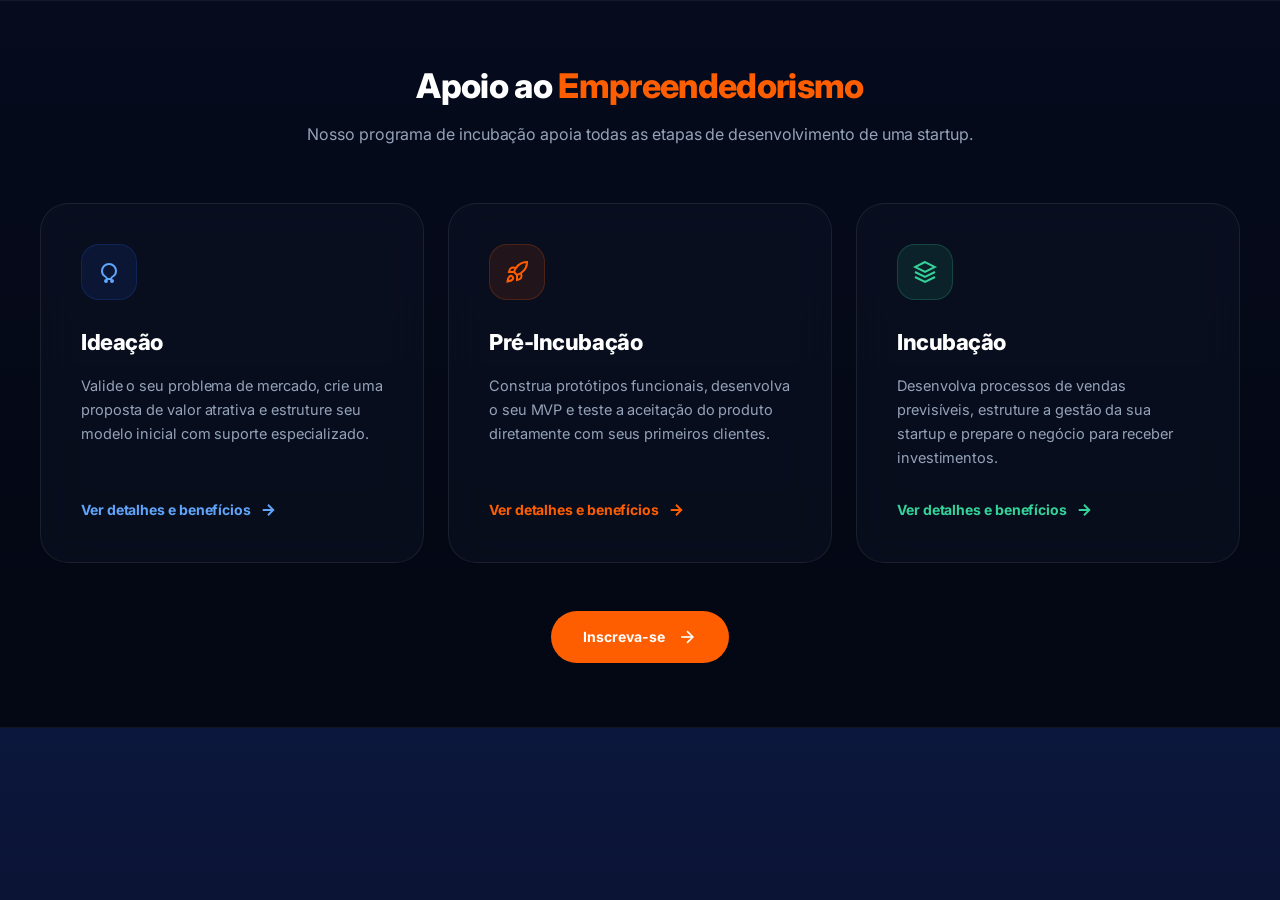
<file: index.html>
<!DOCTYPE html>
<html lang="pt-BR">
<head>
    <meta charset="UTF-8">
    <meta name="viewport" content="width=device-width, initial-scale=1.0">
    <title>Apoio ao Empreendedorismo — Inatel Startups</title>
    <!-- Google Fonts: Inter -->
    <link rel="preconnect" href="https://fonts.googleapis.com">
    <link rel="preconnect" href="https://fonts.gstatic.com" crossorigin>
    <link href="https://fonts.googleapis.com/css2?family=Inter:wght@400;500;600;700;800;900&display=swap" rel="stylesheet">
    <link rel="stylesheet" href="style.css?v=4">
</head>
<body>

<main class="hub-main">
    <!-- SECTION 1: APOIO AO EMPREENDEDORISMO (STAGES THAT OPEN IN POPUPS) -->
    <section id="jornada" class="section section-alt" style="padding-top: 64px; padding-bottom: 64px;">
        <div class="container reveal-on-scroll">
            <div class="section-header">
                <h2>Apoio ao&nbsp;<span>Empreendedorismo</span></h2>
                <p>Nosso programa de incubação apoia todas as etapas de desenvolvimento de uma startup.</p>
            </div>

            <div class="hub-grid-3">
                <!-- TRACK 1: IDEAÇÃO -->
                <div class="apoio-card" data-track="ideacao" tabindex="0" role="button" aria-haspopup="dialog">
                    <div class="apoio-card-content">
                        <div class="apoio-icon">
                            <svg width="24" height="24" viewBox="0 0 24 24" fill="none" stroke="currentColor" stroke-width="2">
                                <circle cx="9" cy="21" r="1"></circle>
                                <circle cx="15" cy="21" r="1"></circle>
                                <path d="M19 11a7 7 0 1 0-14 0c0 2.22 1.14 4.16 2.87 5.25C9.37 17.15 10 18.27 10 19h4c0-.73.63-1.85 2.13-2.75C17.86 15.16 19 13.22 19 11z"></path>
                            </svg>
                        </div>
                        <h3>Ideação</h3>
                        <p>Valide o seu problema de mercado, crie uma proposta de valor atrativa e estruture seu modelo inicial com suporte especializado.</p>
                        <span class="apoio-link">
                            Ver detalhes e benefícios 
                            <svg width="18" height="18" viewBox="0 0 24 24" fill="none" stroke="currentColor" stroke-width="2.5"><line x1="5" y1="12" x2="19" y2="12"></line><polyline points="12 5 19 12 12 19"></polyline></svg>
                        </span>
                    </div>
                </div>

                <!-- TRACK 2: PRÉ-INCUBAÇÃO -->
                <div class="apoio-card" data-track="preincubacao" tabindex="0" role="button" aria-haspopup="dialog">
                    <div class="apoio-card-content">
                        <div class="apoio-icon">
                            <svg width="24" height="24" viewBox="0 0 24 24" fill="none" stroke="currentColor" stroke-width="2">
                                <path d="M4.5 16.5c-1.5 1.26-2 5-2 5s3.74-.5 5-2c.71-.84.7-2.13-.09-2.91a2.18 2.18 0 0 0-2.91-.09z"></path>
                                <path d="M12 15l-3-3a22 22 0 0 1 2-3.95A12.88 12.88 0 0 1 22 2c0 2.72-.78 7.5-6 11a22.35 22.35 0 0 1-4 2z"></path>
                                <path d="M9 12H4s.55-3.03 2-4c1.62-1.08 5 0 5 0"></path>
                                <path d="M12 15v5s3.03-.55 4-2c1.08-1.62 0-5 0-5"></path>
                            </svg>
                        </div>
                        <h3>Pré-Incubação</h3>
                        <p>Construa protótipos funcionais, desenvolva o seu MVP e teste a aceitação do produto diretamente com seus primeiros clientes.</p>
                        <span class="apoio-link">
                            Ver detalhes e benefícios 
                            <svg width="18" height="18" viewBox="0 0 24 24" fill="none" stroke="currentColor" stroke-width="2.5"><line x1="5" y1="12" x2="19" y2="12"></line><polyline points="12 5 19 12 12 19"></polyline></svg>
                        </span>
                    </div>
                </div>

                <!-- TRACK 3: INCUBAÇÃO -->
                <div class="apoio-card" data-track="incubacao" tabindex="0" role="button" aria-haspopup="dialog">
                    <div class="apoio-card-content">
                        <div class="apoio-icon">
                            <svg width="24" height="24" viewBox="0 0 24 24" fill="none" stroke="currentColor" stroke-width="2">
                                <polygon points="12 2 2 7 12 12 22 7 12 2"></polygon>
                                <polyline points="2 17 12 22 22 17"></polyline>
                                <polyline points="2 12 12 17 22 12"></polyline>
                            </svg>
                        </div>
                        <h3>Incubação</h3>
                        <p>Desenvolva processos de vendas previsíveis, estruture a gestão da sua startup e prepare o negócio para receber investimentos.</p>
                        <span class="apoio-link">
                            Ver detalhes e benefícios 
                            <svg width="18" height="18" viewBox="0 0 24 24" fill="none" stroke="currentColor" stroke-width="2.5"><line x1="5" y1="12" x2="19" y2="12"></line><polyline points="12 5 19 12 12 19"></polyline></svg>
                        </span>
                    </div>
                </div>
            </div>

            <!-- BOTÃO CTA PRINCIPAL DA SEÇÃO (IDÊNTICO AO SITE ATUAL) -->
            <div style="margin-top: 48px; text-align: center;">
                <a href="https://airtable.com/appMBITuDbmvqHb66/shr8gDPju26PFirSf" class="btn-primary" target="_blank" rel="noopener noreferrer">
                    Inscreva-se
                    <svg width="20" height="20" viewBox="0 0 24 24" fill="none" stroke="currentColor" stroke-width="2"><line x1="5" y1="12" x2="19" y2="12"></line><polyline points="12 5 19 12 12 19"></polyline></svg>
                </a>
            </div>
        </div>
    </section>

    <!-- ================= INTERACTIVE TRACK DETAILS POPUP MODAL ================= -->
    <div id="track-modal" class="modal-overlay" role="dialog" aria-modal="true" aria-hidden="true">
        <div class="modal-content">
            <button class="modal-close" id="modal-close-btn" aria-label="Fechar">&times;</button>
            <div class="modal-header">
                <h3 id="modal-title">Ideação</h3>
                <p id="modal-subtitle">Subtítulo explicativo</p>
            </div>

            <div class="modal-body">
                <div class="modal-section-title">O que o programa oferece</div>
                <div id="modal-items" style="display: flex; flex-direction: column; gap: 12px;">
                    <!-- Items rendered dynamically via programas.js -->
                </div>

                <div style="margin-top: 24px; text-align: center;">
                    <a href="https://airtable.com/appMBITuDbmvqHb66/shr8gDPju26PFirSf" id="modal-link" target="_blank" rel="noopener noreferrer" class="btn-secondary" style="width: 100%; justify-content: center;">
                        Inscreva-se
                        <svg width="20" height="20" viewBox="0 0 24 24" fill="none" stroke="currentColor" stroke-width="2" stroke-linecap="round" stroke-linejoin="round">
                            <line x1="5" y1="12" x2="19" y2="12"></line>
                            <polyline points="12 5 19 12 12 19"></polyline>
                        </svg>
                    </a>
                </div>
            </div>
        </div>
    </div>
</main>

<script src="programas.js?v=4"></script>
</body>
</html>
</file>
<file: style.css>
/* ================= BARRA LATERAL DE ROLAGEM (SCROLLBAR) IDÊNTICA AO SITE ATUAL ================= */
::-webkit-scrollbar {
    width: 8px;
    height: 8px;
}

::-webkit-scrollbar-track {
    background: transparent !important;
}

::-webkit-scrollbar-thumb {
    background-color: #065dc4;
    border: 1px solid #066ce2;
    border-radius: 10px;
}

::-webkit-scrollbar-thumb:hover,
::-webkit-scrollbar-thumb:active {
    background-color: #054ea6;
}

/* Firefox / Modern CSS Scrollbar */
* {
    scrollbar-width: thin;
    scrollbar-color: #065dc4 transparent;
}

:root {
    --bg-main: #060B1E;
    --bg-alt: #030611;
    --bg-card: rgba(12, 23, 61, 0.45);
    --bg-card-hover: rgba(12, 23, 61, 0.75);

    --primary: #FF5E00;
    --primary-hover: #E05300;
    --primary-rgb: 255, 94, 0;
    --brand-orange: var(--primary);

    --secondary: #2563EB;
    --secondary-hover: #1D4ED8;
    --secondary-rgb: 37, 99, 235;

    --text-light: #F8FAFC;
    --text-muted: #94A3B8;
    --text-description: #94A3B8;
    --text-blue: #60A5FA;

    --border-color: rgba(255, 255, 255, 0.06);
    --border-hover: rgba(255, 94, 0, 0.3);
    --border-card: rgba(255, 255, 255, 0.08);
}

* {
    margin: 0;
    padding: 0;
    box-sizing: border-box;
    font-family: 'Inter', system-ui, -apple-system, sans-serif;
}

html {
    scroll-behavior: smooth;
}

body {
    background-color: var(--bg-main);
    background-image:
        linear-gradient(180deg, #0C173D 0%, var(--bg-main) 600px, var(--bg-main) 100%),
        radial-gradient(at 100% 100%, rgba(37, 99, 235, 0.08) 0px, transparent 60%),
        radial-gradient(rgba(255, 255, 255, 0.02) 1px, transparent 1px);
    background-size: auto, auto, 32px 32px;
    color: var(--text-light);
    line-height: 1.72;
    letter-spacing: -0.005em;
    overflow-x: hidden;
}

main.hub-main {
    background: transparent;
    width: 100%;
}

.hub-main a {
    text-decoration: none;
    color: inherit;
}

.hub-main button {
    background: none;
    border: none;
    cursor: pointer;
    font: inherit;
    color: inherit;
}

.hub-main h1,
.hub-main h2,
.hub-main h3,
.hub-main h4 {
    color: white;
    letter-spacing: -0.02em;
}

/* ================= GRID & GENERAL LAYOUT ================= */
.hub-main .container {
    max-width: 1280px;
    margin: 0 auto;
    padding: 0 20px;
}

@media (min-width: 640px) {
    .hub-main .container {
        padding: 0 32px;
    }
}

@media (min-width: 1024px) {
    .hub-main .container {
        padding: 0 40px;
    }
}

.hub-main .section {
    position: relative;
    z-index: 1;
}

.hub-main .section-alt {
    background-color: rgba(3, 6, 17, 0.7);
    border-top: 1px solid var(--border-color);
    border-bottom: 1px solid var(--border-color);
}

.hub-main .section-header {
    text-align: center;
    max-width: 720px;
    margin: 0 auto 56px;
}

.hub-main .section-header h2 {
    font-size: 34px;
    font-weight: 800;
    margin-bottom: 14px;
    line-height: 1.25;
}

.hub-main .section-header h2 span {
    color: var(--primary);
}

.hub-main .section-header p {
    color: var(--text-muted);
    font-size: 16px;
    line-height: 1.6;
}

@media (max-width: 768px) {
    .hub-main .section-header h2 {
        font-size: 28px;
    }
    .hub-main .section-header p {
        font-size: 15px;
    }
}

.hub-main .hub-grid-3 {
    display: grid;
    grid-template-columns: 1fr;
    gap: 24px;
}

@media (min-width: 768px) {
    .hub-main .hub-grid-3 {
        grid-template-columns: repeat(2, 1fr);
    }
}

@media (min-width: 1024px) {
    .hub-main .hub-grid-3 {
        grid-template-columns: repeat(3, 1fr);
    }
}

/* ================= BUTTONS ================= */
.hub-main .btn-primary,
.hub-main .btn-secondary,
.hub-main .btn-outline {
    padding: 14px 32px;
    border-radius: 999px;
    font-weight: 700;
    display: inline-flex;
    align-items: center;
    gap: 12px;
    cursor: pointer;
    transition: all 0.3s cubic-bezier(0.16, 1, 0.3, 1);
    font-size: 14px;
    border: none;
    text-decoration: none;
}

.hub-main .btn-primary {
    background-color: var(--primary);
    color: white;
}

.hub-main .btn-primary:hover {
    background-color: var(--primary-hover);
    transform: translateY(-2px);
    box-shadow: 0 8px 25px rgba(var(--primary-rgb), 0.45);
}

.hub-main .btn-secondary {
    background-color: var(--secondary);
    color: white;
}

.hub-main .btn-secondary:hover {
    background-color: var(--secondary-hover);
    transform: translateY(-2px);
    box-shadow: 0 8px 25px rgba(var(--secondary-rgb), 0.45);
}

.hub-main .btn-primary svg,
.hub-main .btn-secondary svg {
    transition: transform 0.3s cubic-bezier(0.16, 1, 0.3, 1);
}

.hub-main .btn-primary:hover svg,
.hub-main .btn-secondary:hover svg {
    transform: translateX(6px);
}

.hub-main .btn-primary:active,
.hub-main .btn-secondary:active {
    transform: translateY(0) scale(0.97);
}

/* ================= APOIO AO EMPREENDEDORISMO ================= */
.hub-main .apoio-card {
    background: rgba(15, 23, 42, 0.4);
    backdrop-filter: blur(20px);
    -webkit-backdrop-filter: blur(20px);
    border: 1px solid rgba(255, 255, 255, 0.08);
    border-radius: 28px;
    padding: 40px;
    transition: all 0.5s cubic-bezier(0.16, 1, 0.3, 1);
    cursor: pointer;
    position: relative;
    overflow: hidden;
    display: flex;
    flex-direction: column;
    height: 100%;
}

.hub-main .apoio-card::before {
    content: '';
    position: absolute;
    inset: 0;
    background: radial-gradient(circle at top right, rgba(var(--secondary-rgb), 0.15), transparent 60%);
    opacity: 0;
    transition: opacity 0.5s ease;
    pointer-events: none;
}

.hub-main .apoio-card:nth-child(2)::before {
    background: radial-gradient(circle at top right, rgba(var(--primary-rgb), 0.15), transparent 60%);
}

.hub-main .apoio-card:nth-child(3)::before {
    background: radial-gradient(circle at top right, rgba(52, 211, 153, 0.15), transparent 60%);
}

.hub-main .apoio-card::after {
    content: '';
    position: absolute;
    bottom: 0;
    left: 0;
    width: 100%;
    height: 2px;
    background: linear-gradient(90deg, transparent, rgba(var(--secondary-rgb), 0.8), transparent);
    transform: scaleX(0);
    transition: transform 0.5s cubic-bezier(0.16, 1, 0.3, 1);
}

.hub-main .apoio-card:nth-child(2)::after {
    background: linear-gradient(90deg, transparent, rgba(var(--primary-rgb), 0.8), transparent);
}

.hub-main .apoio-card:nth-child(3)::after {
    background: linear-gradient(90deg, transparent, rgba(52, 211, 153, 0.8), transparent);
}

.hub-main .apoio-card:hover {
    transform: translateY(-8px);
    border-color: rgba(var(--secondary-rgb), 0.3);
    box-shadow: 0 20px 40px rgba(0, 0, 0, 0.3), 0 0 30px rgba(var(--secondary-rgb), 0.1);
}

.hub-main .apoio-card:nth-child(2):hover {
    border-color: rgba(var(--primary-rgb), 0.3);
    box-shadow: 0 20px 40px rgba(0, 0, 0, 0.3), 0 0 30px rgba(var(--primary-rgb), 0.1);
}

.hub-main .apoio-card:nth-child(3):hover {
    border-color: rgba(52, 211, 153, 0.3);
    box-shadow: 0 20px 40px rgba(0, 0, 0, 0.3), 0 0 30px rgba(52, 211, 153, 0.1);
}

.hub-main .apoio-card:hover::before {
    opacity: 1;
}

.hub-main .apoio-card:hover::after {
    transform: scaleX(1);
}

.hub-main .apoio-card-content {
    position: relative;
    z-index: 2;
    display: flex;
    flex-direction: column;
    flex-grow: 1;
}

.hub-main .apoio-icon {
    width: 56px;
    height: 56px;
    border-radius: 18px;
    background: rgba(var(--secondary-rgb), 0.1);
    color: var(--text-blue);
    display: flex;
    align-items: center;
    justify-content: center;
    margin-bottom: 24px;
    border: 1px solid rgba(var(--secondary-rgb), 0.2);
    transition: all 0.4s cubic-bezier(0.16, 1, 0.3, 1);
}

.hub-main .apoio-card:hover .apoio-icon {
    transform: scale(1.1);
    background: rgba(var(--secondary-rgb), 0.2);
    box-shadow: 0 0 20px rgba(var(--secondary-rgb), 0.3);
}

.hub-main .apoio-card:nth-child(2) .apoio-icon {
    background: rgba(var(--primary-rgb), 0.1);
    color: var(--primary);
    border-color: rgba(var(--primary-rgb), 0.2);
}

.hub-main .apoio-card:nth-child(2):hover .apoio-icon {
    background: rgba(var(--primary-rgb), 0.2);
    box-shadow: 0 0 20px rgba(var(--primary-rgb), 0.3);
}

.hub-main .apoio-card:nth-child(3) .apoio-icon {
    background: rgba(52, 211, 153, 0.1);
    color: #34D399;
    border-color: rgba(52, 211, 153, 0.2);
}

.hub-main .apoio-card:nth-child(3):hover .apoio-icon {
    background: rgba(52, 211, 153, 0.2);
    box-shadow: 0 0 20px rgba(52, 211, 153, 0.3);
}

.hub-main .apoio-card h3 {
    font-size: 22px;
    font-weight: 800;
    color: white;
    margin-bottom: 12px;
}

.hub-main .apoio-card p {
    color: var(--text-muted);
    font-size: 14.5px;
    line-height: 1.65;
    margin-bottom: 28px;
    flex-grow: 1;
}

.hub-main .apoio-link {
    font-size: 14px;
    font-weight: 700;
    color: var(--text-blue);
    display: inline-flex;
    align-items: center;
    gap: 8px;
    margin-top: auto;
}

.hub-main .apoio-card:nth-child(2) .apoio-link {
    color: var(--primary);
}

.hub-main .apoio-card:nth-child(3) .apoio-link {
    color: #34D399;
}

.hub-main .apoio-link svg {
    transition: transform 0.3s;
}

.hub-main .apoio-card:hover .apoio-link svg {
    transform: translateX(4px);
}

/* ================= INTERACTIVE POPUP MODALS WITH SAFE CLEARANCE ================= */
.hub-main .modal-overlay {
    position: fixed;
    inset: 0;
    background: rgba(2, 6, 23, 0.82);
    backdrop-filter: blur(14px);
    -webkit-backdrop-filter: blur(14px);
    display: flex;
    align-items: flex-start; /* Modal starts safely below header */
    justify-content: center;
    z-index: 999999;
    opacity: 0;
    visibility: hidden;
    pointer-events: none;
    transition: opacity 0.35s cubic-bezier(0.16, 1, 0.3, 1), visibility 0.35s cubic-bezier(0.16, 1, 0.3, 1);
    padding: 155px 20px 40px; /* Safe 155px top clearance so header never covers modal */
    overflow-y: auto;
    -webkit-overflow-scrolling: touch;
}

@media (max-width: 768px) {
    .hub-main .modal-overlay {
        padding: 110px 16px 30px;
    }
}

.hub-main .modal-overlay.open {
    opacity: 1;
    visibility: visible;
    pointer-events: auto;
}

.hub-main .modal-content {
    background: rgba(12, 23, 61, 0.92);
    backdrop-filter: blur(24px);
    -webkit-backdrop-filter: blur(24px);
    border: 1px solid var(--border-card);
    border-radius: 28px;
    padding: 40px;
    max-width: 650px;
    width: 100%;
    max-height: calc(100vh - 190px);
    overflow-y: auto;
    position: relative;
    transform: translateY(20px) scale(0.95);
    transition: transform 0.35s cubic-bezier(0.16, 1, 0.3, 1);
    box-shadow: 0 25px 60px rgba(0, 0, 0, 0.65), 0 0 35px rgba(255, 94, 0, 0.1);
    color: var(--text-light);
    margin-bottom: 20px;
    scrollbar-width: thin;
    scrollbar-color: #065dc4 transparent;
}

.hub-main .modal-content::-webkit-scrollbar,
.hub-main .modal-overlay::-webkit-scrollbar {
    width: 8px;
}

.hub-main .modal-content::-webkit-scrollbar-track,
.hub-main .modal-overlay::-webkit-scrollbar-track {
    background: transparent;
}

.hub-main .modal-content::-webkit-scrollbar-thumb,
.hub-main .modal-overlay::-webkit-scrollbar-thumb {
    background-color: #065dc4;
    border: 1px solid #066ce2;
    border-radius: 10px;
}

.hub-main .modal-content::-webkit-scrollbar-thumb:hover,
.hub-main .modal-overlay::-webkit-scrollbar-thumb:hover {
    background-color: #054ea6;
}

.hub-main .modal-overlay.open .modal-content {
    transform: translateY(0) scale(1);
}

.hub-main .modal-close {
    position: absolute;
    top: 24px;
    right: 24px;
    width: 36px;
    height: 36px;
    border-radius: 50%;
    background: rgba(255, 255, 255, 0.05);
    border: 1px solid var(--border-color);
    color: white;
    display: flex;
    align-items: center;
    justify-content: center;
    cursor: pointer;
    font-size: 20px;
    line-height: 1;
    transition: all 0.3s;
}

.hub-main .modal-close:hover {
    background: rgba(255, 255, 255, 0.12);
    color: var(--primary);
    border-color: var(--primary);
    box-shadow: 0 0 10px rgba(var(--primary-rgb), 0.5);
}

.hub-main .modal-header {
    margin-bottom: 24px;
    padding-right: 40px;
}

.hub-main .modal-header h3 {
    font-size: 28px;
    font-weight: 800;
    color: white;
}

.hub-main .modal-header p {
    color: var(--text-blue);
    font-size: 14.5px;
    margin-top: 6px;
    line-height: 1.5;
}

.hub-main .modal-body {
    display: flex;
    flex-direction: column;
    gap: 20px;
}

.hub-main .modal-section-title {
    font-size: 14px;
    font-weight: 800;
    text-transform: uppercase;
    letter-spacing: 1px;
    color: var(--primary);
    margin-bottom: 8px;
}

.hub-main .modal-list-item {
    background: rgba(255, 255, 255, 0.02);
    border: 1px solid rgba(255, 255, 255, 0.08);
    border-radius: 14px;
    padding: 16px;
    font-size: 14px;
    transition: all 0.3s cubic-bezier(0.16, 1, 0.3, 1);
}

.hub-main .modal-list-item.premium-modal-item {
    display: flex;
    gap: 16px;
    align-items: flex-start;
}

.hub-main .modal-list-icon {
    width: 40px;
    height: 40px;
    border-radius: 10px;
    background: rgba(255, 94, 0, 0.1);
    border: 1px solid rgba(255, 94, 0, 0.2);
    color: var(--primary);
    display: flex;
    align-items: center;
    justify-content: center;
    flex-shrink: 0;
}

.hub-main .modal-list-text {
    flex: 1;
}

.hub-main .modal-list-item:hover {
    background: rgba(255, 255, 255, 0.04);
    border-color: rgba(255, 94, 0, 0.25);
    transform: translateY(-2px);
    box-shadow: 0 8px 20px rgba(0, 0, 0, 0.3);
}

.hub-main .modal-list-item strong {
    color: var(--text-blue);
    display: block;
    margin-bottom: 4px;
    font-size: 15px;
}

.hub-main .modal-list-item p {
    color: var(--text-muted);
    font-size: 13.5px;
    line-height: 1.5;
    margin: 0;
}
</file>
